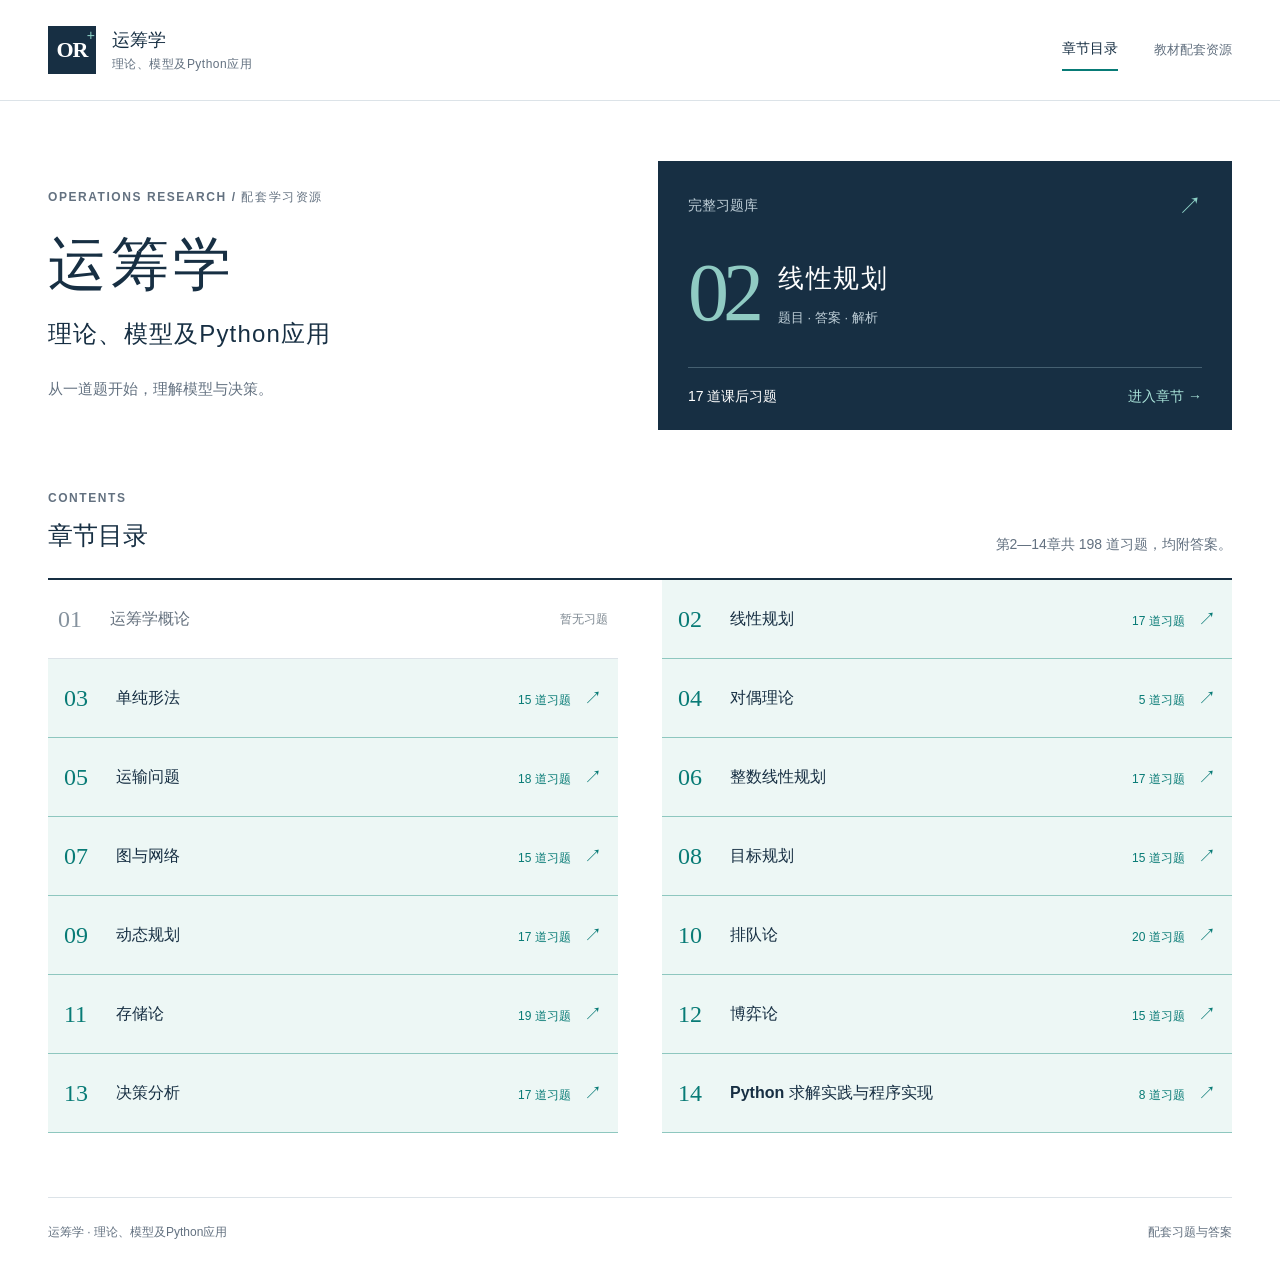
<file: index.html>
<!doctype html><html lang="zh-CN"><head><meta charset="UTF-8"><meta name="viewport" content="width=device-width,initial-scale=1"><meta name="description" content="《运筹学 理论、模型及Python应用》配套习题与答案解析。"><title>章节目录 · 运筹学配套学习资源</title><link rel="stylesheet" href="styles.css"><link rel="icon" href="favicon.svg" type="image/svg+xml"></head><body><a class="skip-link" href="#main">跳至正文</a><header class="site-header"><a class="brand" href="index.html" aria-label="返回教材首页"><span class="brand-symbol">OR<span>+</span></span><span class="brand-name">运筹学<span>理论、模型及Python应用</span></span></a><nav aria-label="主导航"><a href="index.html">章节目录</a><span class="edition">教材配套资源</span></nav></header><main id="main" class="home"><section class="intro"><div><p class="eyebrow">OPERATIONS RESEARCH / 配套学习资源</p><h1>运筹学</h1><p class="book-subtitle">理论、模型及Python应用</p><p class="intro-note">从一道题开始，理解模型与决策。</p></div><a class="featured" href="chapter-02.html"><div class="featured-top"><span>完整习题库</span><span aria-hidden="true">↗</span></div><div class="featured-title"><span class="featured-number">02</span><div><h2>线性规划</h2><p>题目 · 答案 · 解析</p></div></div><div class="featured-bottom"><span>17 道课后习题</span><span>进入章节 →</span></div></a></section><section class="catalog" aria-labelledby="catalog-title"><div class="section-heading"><div><span class="eyebrow">CONTENTS</span><h2 id="catalog-title">章节目录</h2></div><p>第2—14章共 198 道习题，均附答案。</p></div><div class="chapter-list"><div class="chapter-row unavailable"><span class="chapter-number">01</span><span class="chapter-name">运筹学概论</span><span class="row-status">暂无习题</span></div><a class="chapter-row available" href="chapter-02.html"><span class="chapter-number">02</span><span class="chapter-name">线性规划</span><span class="row-status">17 道习题 <span aria-hidden="true">↗</span></span></a><a class="chapter-row available" href="chapter-03.html"><span class="chapter-number">03</span><span class="chapter-name">单纯形法</span><span class="row-status">15 道习题 <span aria-hidden="true">↗</span></span></a><a class="chapter-row available" href="chapter-04.html"><span class="chapter-number">04</span><span class="chapter-name">对偶理论</span><span class="row-status">5 道习题 <span aria-hidden="true">↗</span></span></a><a class="chapter-row available" href="chapter-05.html"><span class="chapter-number">05</span><span class="chapter-name">运输问题</span><span class="row-status">18 道习题 <span aria-hidden="true">↗</span></span></a><a class="chapter-row available" href="chapter-06.html"><span class="chapter-number">06</span><span class="chapter-name">整数线性规划</span><span class="row-status">17 道习题 <span aria-hidden="true">↗</span></span></a><a class="chapter-row available" href="chapter-07.html"><span class="chapter-number">07</span><span class="chapter-name">图与网络</span><span class="row-status">15 道习题 <span aria-hidden="true">↗</span></span></a><a class="chapter-row available" href="chapter-08.html"><span class="chapter-number">08</span><span class="chapter-name">目标规划</span><span class="row-status">15 道习题 <span aria-hidden="true">↗</span></span></a><a class="chapter-row available" href="chapter-09.html"><span class="chapter-number">09</span><span class="chapter-name">动态规划</span><span class="row-status">17 道习题 <span aria-hidden="true">↗</span></span></a><a class="chapter-row available" href="chapter-10.html"><span class="chapter-number">10</span><span class="chapter-name">排队论</span><span class="row-status">20 道习题 <span aria-hidden="true">↗</span></span></a><a class="chapter-row available" href="chapter-11.html"><span class="chapter-number">11</span><span class="chapter-name">存储论</span><span class="row-status">19 道习题 <span aria-hidden="true">↗</span></span></a><a class="chapter-row available" href="chapter-12.html"><span class="chapter-number">12</span><span class="chapter-name">博弈论</span><span class="row-status">15 道习题 <span aria-hidden="true">↗</span></span></a><a class="chapter-row available" href="chapter-13.html"><span class="chapter-number">13</span><span class="chapter-name">决策分析</span><span class="row-status">17 道习题 <span aria-hidden="true">↗</span></span></a><a class="chapter-row available" href="chapter-14.html"><span class="chapter-number">14</span><span class="chapter-name">Python 求解实践与程序实现</span><span class="row-status">8 道习题 <span aria-hidden="true">↗</span></span></a></div></section></main><footer class="site-footer"><span>运筹学 · 理论、模型及Python应用</span><span>配套习题与答案</span></footer></body></html>
</file>
<file: styles.css>
:root{--ink:#172f43;--muted:#637180;--accent:#087b76;--line:#dce3e8;--surface:#f3f6f8;--paper:#fff;font-family:Inter,"Segoe UI","Microsoft YaHei","PingFang SC",sans-serif;color:var(--ink);background:var(--paper);font-synthesis:none;line-height:1.65}*{box-sizing:border-box}body{margin:0}a{color:inherit;text-decoration:none}button,select{font:inherit}a:focus-visible,select:focus-visible,[tabindex]:focus-visible{outline:3px solid #16a49a;outline-offset:5px}::selection{background:#d3eee9}p,h1,h2{margin:0}a,select{-webkit-tap-highlight-color:transparent}[hidden]{display:none!important}.skip-link{position:fixed;top:-100px;left:20px;z-index:100;background:var(--ink);color:white;padding:12px}.skip-link:focus{top:12px}.site-header{max-width:1280px;margin:auto;padding:26px 48px;display:flex;align-items:center;justify-content:space-between;border-bottom:1px solid var(--line);gap:20px}.brand{display:flex;align-items:center;gap:16px}.brand-symbol{background:var(--ink);color:white;width:48px;height:48px;display:flex;align-items:center;justify-content:center;position:relative;font:bold 22px Georgia,serif;letter-spacing:-1px}.brand-symbol>span{position:absolute;right:2px;top:1px;color:#8dd2c7;font:14px sans-serif}.brand-name{font-size:18px;font-weight:700;line-height:1.45}.brand-name>span{display:block;font-size:12px;letter-spacing:.04em;font-weight:400;color:var(--muted);margin-top:3px}.site-header nav{display:flex;align-items:center;gap:36px;font-size:14px}.site-header nav a{padding:8px 0;border-bottom:2px solid var(--accent)}.edition{color:var(--muted);font-size:13px}.home,.chapter-page{max-width:1184px;padding:0 0 64px;margin:auto}.intro{padding:60px 0 54px;display:grid;grid-template-columns:1fr 1fr;gap:68px;align-items:center}.eyebrow{font-size:12px;font-weight:600;letter-spacing:.13em;color:var(--muted)}.intro h1{font-size:58px;letter-spacing:.08em;font-family:"Songti SC","SimSun",serif;line-height:1.2;margin:22px 0 14px}.book-subtitle{font-size:24px;letter-spacing:.05em}.intro-note{margin-top:24px;color:var(--muted);font-size:15px}.featured{background:var(--ink);color:white;padding:25px 30px 22px;display:block;transition:background .2s,transform .2s}.featured:hover{background:#213f55;transform:translateY(-2px)}.featured-top,.featured-bottom{display:flex;justify-content:space-between;align-items:center;font-size:14px}.featured-top{color:#c0d0d9}.featured-top>span:last-child{font-size:24px;color:#8dd2c7}.featured-title{display:flex;gap:24px;align-items:center;padding:26px 0 33px}.featured-number{font:96px/1 Georgia,serif;color:#90cbc3;letter-spacing:-6px}.featured h2{font-size:29px;letter-spacing:.06em}.featured-title p{font-size:13px;color:#c0d0d9;margin-top:7px}.featured-bottom{border-top:1px solid #456071;padding-top:17px}.featured-bottom>span:last-child{color:#a8e2d8}.section-heading{display:flex;align-items:flex-end;justify-content:space-between;margin-bottom:22px;gap:20px}.section-heading h2{font-size:25px;margin-top:5px}.section-heading p{font-size:14px;color:var(--muted)}.chapter-list{display:grid;grid-template-columns:1fr 1fr;border-top:2px solid var(--ink);column-gap:44px}.chapter-row{display:flex;align-items:center;gap:20px;min-height:79px;border-bottom:1px solid var(--line);padding:18px 10px;line-height:1.4}.chapter-number{font:24px Georgia,serif;color:#85929e;min-width:32px}.chapter-name{font-size:16px;flex:1}.row-status{font-size:12px;color:#7d8891;white-space:nowrap}.available{background:#edf7f5;border-bottom-color:#8ec7bf;padding-left:16px;padding-right:16px}.available .chapter-number,.available .row-status{color:var(--accent)}.available .chapter-name{font-weight:700}.available:hover{background:#e0f0ec}.row-status>span{margin-left:10px;font-size:18px}.unavailable{color:#65717e}.site-footer{max-width:1184px;margin:auto;border-top:1px solid var(--line);padding:25px 0 30px;display:flex;justify-content:space-between;gap:20px;font-size:12px;color:var(--muted)}.breadcrumb{display:flex;gap:14px;font-size:13px;color:var(--muted);padding-top:25px}.breadcrumb a:hover{color:var(--accent)}.chapter-intro{display:flex;justify-content:space-between;align-items:center;padding:28px 0 30px;border-bottom:2px solid var(--ink);margin-bottom:34px}.chapter-intro h1{font-size:40px;letter-spacing:.07em;line-height:1.4;margin:9px 0}.chapter-intro p:last-child{font-size:14px;color:var(--muted)}.chapter-intro p>span{margin:0 9px}.chapter-watermark{font:104px/1 Georgia,serif;color:#dee7ea;letter-spacing:-5px;padding-right:16px}.reading-layout{display:grid;grid-template-columns:248px minmax(0,1fr);gap:46px;align-items:start}.exercise-sidebar{position:sticky;top:24px;background:var(--surface);padding:22px 14px 15px}.sidebar-heading{display:flex;align-items:center;justify-content:space-between;padding:0 10px 17px;border-bottom:1px solid var(--line);margin-bottom:10px}.sidebar-heading h2{font-size:15px}.sidebar-heading>span{font-size:12px;color:var(--muted)}.exercise-sidebar nav{display:grid;gap:2px;max-height:calc(100vh - 160px);overflow-y:auto}.exercise-sidebar a{display:flex;align-items:center;gap:12px;font-size:14px;padding:9px 10px;border-left:2px solid transparent}.exercise-sidebar a>span{font-size:12px;color:#7a8791;font-variant-numeric:tabular-nums}.exercise-sidebar a:hover{background:#e8eef0}.exercise-sidebar a.active{background:white;border-left-color:var(--accent);color:var(--accent);font-weight:600}.exercise-sidebar a.active>span{color:var(--accent)}.reading-main{min-width:0;scroll-margin-top:28px}.question-heading{padding:4px 0 25px;border-bottom:1px solid var(--line)}.question-heading h2{font-size:25px;line-height:1.6;margin-top:10px;letter-spacing:.01em}.question-heading h2>span{font-size:14px;color:var(--accent);background:#eaf5f2;padding:5px 9px;margin-right:14px;vertical-align:middle;font-weight:500;white-space:nowrap}.question-body{padding:22px 0 26px;font-size:17px;line-height:1.95;overflow-wrap:break-word}.question-body p{margin-bottom:18px}.question-body p:last-child{margin-bottom:0}.math-inline{display:inline-block;vertical-align:middle;max-width:100%}.math-display{display:block;text-align:center;margin:18px 0;overflow-x:auto;overflow-y:hidden;padding:14px 12px;background:#f7f9fa;max-width:100%;font-size:1em}.math-display>span{display:inline-block;min-width:max-content}.math mjx-container{margin:0!important}.math-inline svg{max-width:100%}.table-scroll{overflow:auto;margin:26px 0;max-width:100%;border:1px solid var(--line);border-radius:3px}.table-scroll table{border-collapse:collapse;width:100%;min-width:440px;font-size:14px;line-height:1.7}.table-scroll caption{text-align:left;font-weight:600;padding:14px 17px;background:#f0f4f6;border-bottom:1px solid var(--line);color:var(--ink);caption-side:top}.table-scroll th{text-align:left;background:#f7f9fa;font-weight:600}.table-scroll th,.table-scroll td{padding:12px 15px;border-bottom:1px solid var(--line);min-width:80px}.table-scroll tr:last-child td{border-bottom:0}.table-scroll tbody tr:nth-child(even){background:#fbfcfd}.answer-pending{padding:22px 24px;background:var(--surface);display:flex;gap:16px;align-items:center;border-left:3px solid #c3d1d9;margin:12px 0 28px}.answer-pending strong{font-size:15px;font-weight:600}.answer-pending p{font-size:13px;color:var(--muted);margin-top:3px}.answer-icon{font-size:28px;color:#8094a2;line-height:1}.question-pagination{border-top:1px solid var(--line);padding-top:24px;display:grid;grid-template-columns:1fr auto 1fr;align-items:center;font-size:14px;gap:15px}.question-pagination a{padding:10px 16px;border:1px solid var(--line);width:max-content;transition:background .15s}.question-pagination a:hover{background:var(--ink);color:white}.question-pagination #previous{grid-column:1}.question-pagination #position{grid-column:2;color:var(--muted);font-size:13px;grid-row:1}.question-pagination #next{grid-column:3;justify-self:end;grid-row:1}.mobile-jump{display:none}.question:not([hidden])~.question:not([hidden]){margin-top:50px}@media(min-width:1500px){.home,.chapter-page,.site-footer{max-width:1200px}}@media(max-width:1280px){.home,.chapter-page,.site-footer{margin-left:48px;margin-right:48px}.intro{gap:36px}.featured-number{font-size:82px}.featured h2{font-size:26px}.featured-title{gap:20px}.reading-layout{gap:32px}}@media(max-width:900px){.site-header{padding:20px 28px}.home,.chapter-page,.site-footer{margin-left:28px;margin-right:28px}.intro{gap:28px}.intro h1{font-size:46px}.book-subtitle{font-size:19px}.featured{padding:20px}.featured-number{font-size:62px}.featured h2{font-size:22px}.featured-title{gap:18px}.featured-title p{max-width:140px}.chapter-list{column-gap:26px}.reading-layout{grid-template-columns:200px minmax(0,1fr);gap:25px}.exercise-sidebar{padding:18px 8px}.exercise-sidebar a{font-size:13px;padding:10px 7px;gap:8px}.question-heading h2{font-size:22px}.question-heading h2>span{display:block;width:max-content;margin:0 0 10px}}@media(max-width:680px){.site-header{padding:18px 20px;gap:12px}.brand{gap:10px}.brand-symbol{width:40px;height:40px;font-size:20px}.brand-name{font-size:16px}.brand-name>span{font-size:11px;letter-spacing:0}.site-header nav{gap:0;font-size:13px}.edition{display:none}.home,.chapter-page,.site-footer{margin-left:20px;margin-right:20px}.intro{grid-template-columns:1fr;padding:32px 0;gap:28px}.eyebrow{font-size:11px;letter-spacing:.08em}.intro h1{font-size:45px;margin-top:17px;margin-bottom:12px}.book-subtitle{font-size:20px}.intro-note{margin-top:16px;font-size:14px}.featured{padding:21px 24px}.featured-title{padding:16px 0 23px;gap:25px}.featured-number{font-size:74px}.featured-title p{max-width:none}.featured h2{font-size:27px}.featured-top,.featured-bottom{font-size:13px}.section-heading{display:block;margin-top:5px}.section-heading h2{font-size:23px}.section-heading p{font-size:13px;margin-top:9px}.chapter-list{grid-template-columns:1fr}.chapter-row{min-height:74px;gap:16px}.chapter-name{font-size:15px}.site-footer{flex-direction:column;gap:5px;padding:22px 0}.chapter-intro{padding:23px 0;margin-bottom:22px}.chapter-intro h1{font-size:32px}.chapter-watermark{font-size:82px}.reading-layout{display:block}.exercise-sidebar{display:none}.mobile-jump{display:flex;align-items:center;gap:15px;margin:0 0 24px;padding:13px 15px;background:var(--surface)}.mobile-jump label{font-size:13px;white-space:nowrap;color:var(--muted)}.mobile-jump select{min-width:0;width:100%;background:white;color:var(--ink);border:1px solid #bdccd5;padding:10px 9px;border-radius:3px;font-size:14px}.question-heading h2{font-size:23px}.question-heading h2>span{display:inline-block;font-size:12px;margin:0 10px 0 0;padding:4px 7px}.question-heading{padding-bottom:19px}.question-body{font-size:16px;padding-top:22px;line-height:1.95}.math-display{padding:14px 5px;font-size:.94em}.table-scroll{margin:22px 0}.table-scroll th,.table-scroll td{padding:11px 13px}.answer-pending{padding:17px 18px}.question-pagination a{padding:10px 12px}.home,.chapter-page{padding-bottom:42px}}@media(prefers-reduced-motion:reduce){*{transition:none!important;scroll-behavior:auto!important}}@media print{.site-header,.site-footer,.exercise-sidebar,.mobile-jump,.question-pagination,.breadcrumb,.skip-link{display:none!important}.chapter-page{margin:0}.reading-layout{display:block}.question[hidden]{display:block!important}.question{break-before:page}.math-display{background:none}.table-scroll{overflow:visible}.chapter-intro{border:0}.answer-pending{display:none}}
.exercise-figure{margin:24px 0;text-align:center}.exercise-figure img{display:block;width:100%;max-width:520px;height:auto;margin:auto}.exercise-figure figcaption{font-size:14px;color:var(--muted);margin-top:12px}.table-scroll td[rowspan]{vertical-align:middle}.table-scroll th{font-weight:600}
.answer-panel{margin:12px 0 30px;border:1px solid #b9d7d2;border-left:4px solid var(--accent);background:#f5faf9}.answer-panel summary{display:flex;align-items:center;justify-content:space-between;gap:18px;padding:18px 22px;cursor:pointer;list-style:none;color:var(--ink);user-select:none}.answer-panel summary::-webkit-details-marker{display:none}.answer-panel summary::after{content:"＋";font-size:21px;line-height:1;color:var(--accent)}.answer-panel[open] summary::after{content:"－"}.answer-label{font-weight:700}.answer-action{margin-left:auto;font-size:13px;color:var(--muted)}.answer-panel[open] .answer-action{display:none}.answer-body{padding:23px 24px 26px;border-top:1px solid #cfe1de;background:#fff;font-size:16px;line-height:1.9;overflow-wrap:break-word}.answer-body>p{margin:0 0 17px}.answer-body>p:last-child{margin-bottom:0}.answer-body .math-display{background:#f7faf9}.answer-body .table-scroll{margin:22px 0}.table-section td{font-weight:700;background:#eef5f4!important;color:var(--ink)}
@media(max-width:680px){.answer-panel summary{padding:16px}.answer-body{padding:19px 16px 22px;font-size:15px}.answer-action{font-size:12px}.exercise-figure img{max-width:100%}}
@media print{.answer-panel{border-color:#aaa}.answer-panel .answer-body{display:block!important}.answer-panel summary{padding-left:0}.answer-panel summary::after,.answer-action{display:none}}

/* Pandoc-generated tables, figures and Python listings. */
.question-body p,.answer-body p{margin:0 0 17px}
.question-body ul,.question-body ol,.answer-body ul,.answer-body ol{padding-left:1.6em;margin:12px 0 20px}
.question-body li,.answer-body li{margin:5px 0}
.question-body figure,.answer-body figure{margin:24px auto;text-align:center}
.question-body img,.answer-body img{display:block;max-width:min(100%,720px);height:auto;margin:auto}
.question-body figcaption,.answer-body figcaption{font-size:14px;color:var(--muted);margin-top:10px}
.sourceCode{max-width:100%;overflow-x:auto;margin:20px 0;border:1px solid var(--line);background:#f7f9fa}
.sourceCode pre{margin:0;padding:16px 18px;overflow-x:auto;line-height:1.55;font:13px/1.55 Consolas,"Courier New",monospace}
.sourceCode code{white-space:pre}
.question-body code:not(.sourceCode code),.answer-body code:not(.sourceCode code){font:0.9em Consolas,"Courier New",monospace;background:#f2f5f6;padding:1px 4px;border-radius:3px}
.table-scroll caption{caption-side:top;text-align:left;font-size:14px;font-weight:600;color:var(--muted);padding:0 0 8px}
.table-scroll table{min-width:max-content}
.math-display{overflow-x:auto}
</file>
